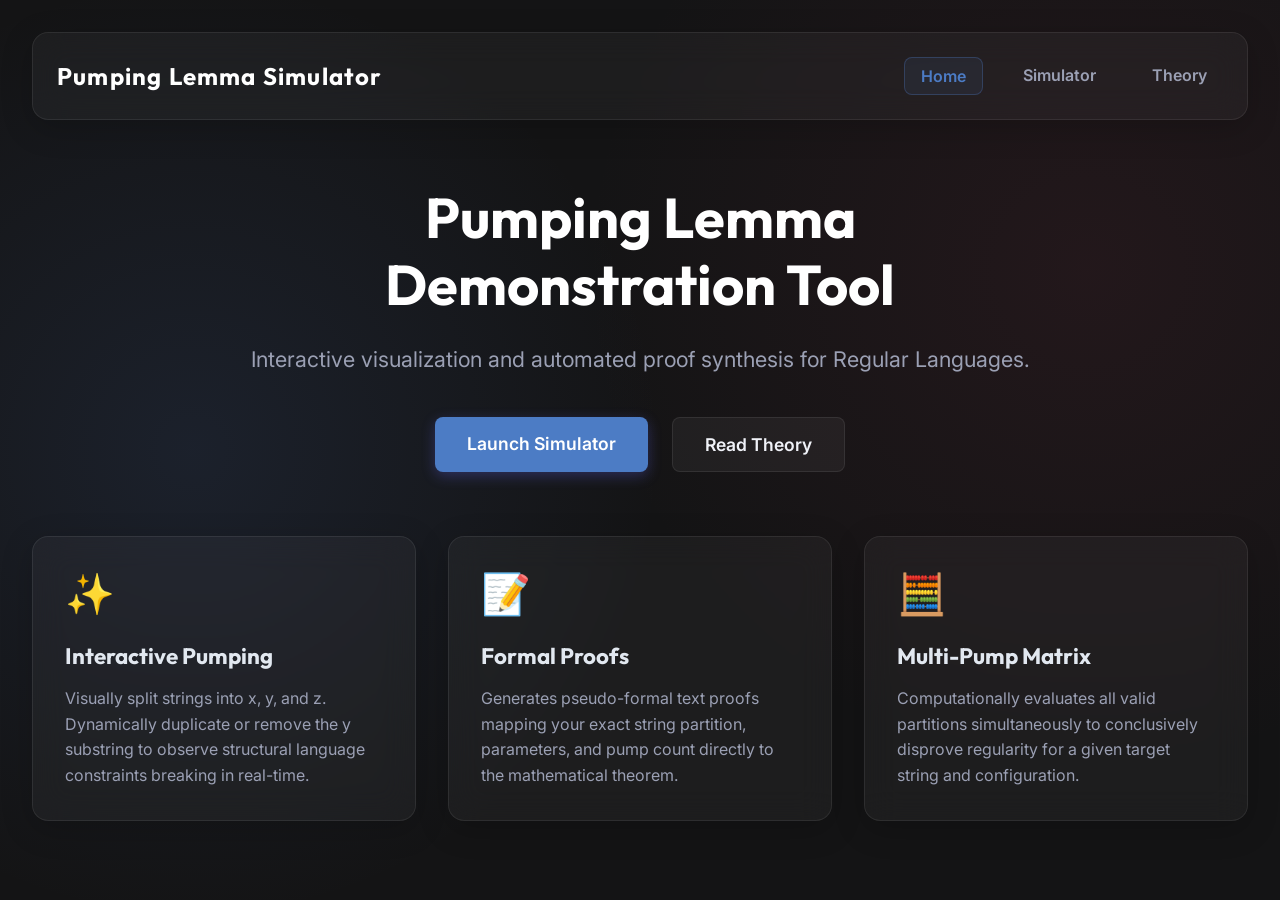
<file: index.html>
<!DOCTYPE html>
<html lang="en">

<head>
  <meta charset="UTF-8">
  <meta name="viewport" content="width=device-width, initial-scale=1.0">
  <title>Pumping Lemma Tool - Home</title>
  <link rel="icon" type="image/png" href="/favicon.png">
  <link rel="preconnect" href="https://fonts.googleapis.com">
  <link rel="preconnect" href="https://fonts.gstatic.com" crossorigin>
  <link
    href="https://fonts.googleapis.com/css2?family=Inter:wght@400;500;600;700&family=Outfit:wght@500;700&display=swap"
    rel="stylesheet">
  <link rel="stylesheet" href="styles.css">
  <meta name="description" content="An interactive simulator for the Pumping Lemma for Regular Languages.">
</head>

<body>
  <nav class="navbar glass-panel">
    <div class="nav-brand">Pumping Lemma Simulator</div>
    <div class="nav-links">
      <a href="index.html" class="nav-link active">Home</a>
      <a href="simulator.html" class="nav-link">Simulator</a>
      <a href="theory.html" class="nav-link">Theory</a>
    </div>
  </nav>

  <div class="app-container hero-container">
    <header class="hero-header">
      <h1>Pumping Lemma Demonstration Tool</h1>
      <p class="hero-subtitle">Interactive visualization and automated proof synthesis for Regular Languages.</p>
      <div class="hero-actions">
        <a href="simulator.html" class="btn btn-primary hero-btn">Launch Simulator</a>
        <a href="theory.html" class="btn btn-secondary hero-btn">Read Theory</a>
      </div>
    </header>

    <section class="features-grid">
      <div class="feature-card glass-panel">
        <div class="feature-icon">✨</div>
        <h3>Interactive Pumping</h3>
        <p>Visually split strings into x, y, and z. Dynamically duplicate or remove the y substring to observe
          structural language constraints breaking in real-time.</p>
      </div>
      <div class="feature-card glass-panel">
        <div class="feature-icon">📝</div>
        <h3>Formal Proofs</h3>
        <p>Generates pseudo-formal text proofs mapping your exact string partition, parameters, and pump count directly
          to the mathematical theorem.</p>
      </div>
      <div class="feature-card glass-panel">
        <div class="feature-icon">🧮</div>
        <h3>Multi-Pump Matrix</h3>
        <p>Computationally evaluates all valid partitions simultaneously to conclusively disprove regularity for a given
          target string and configuration.</p>
      </div>
    </section>
  </div>
  <script src="script.js"></script>
</body>

</html>
</file>
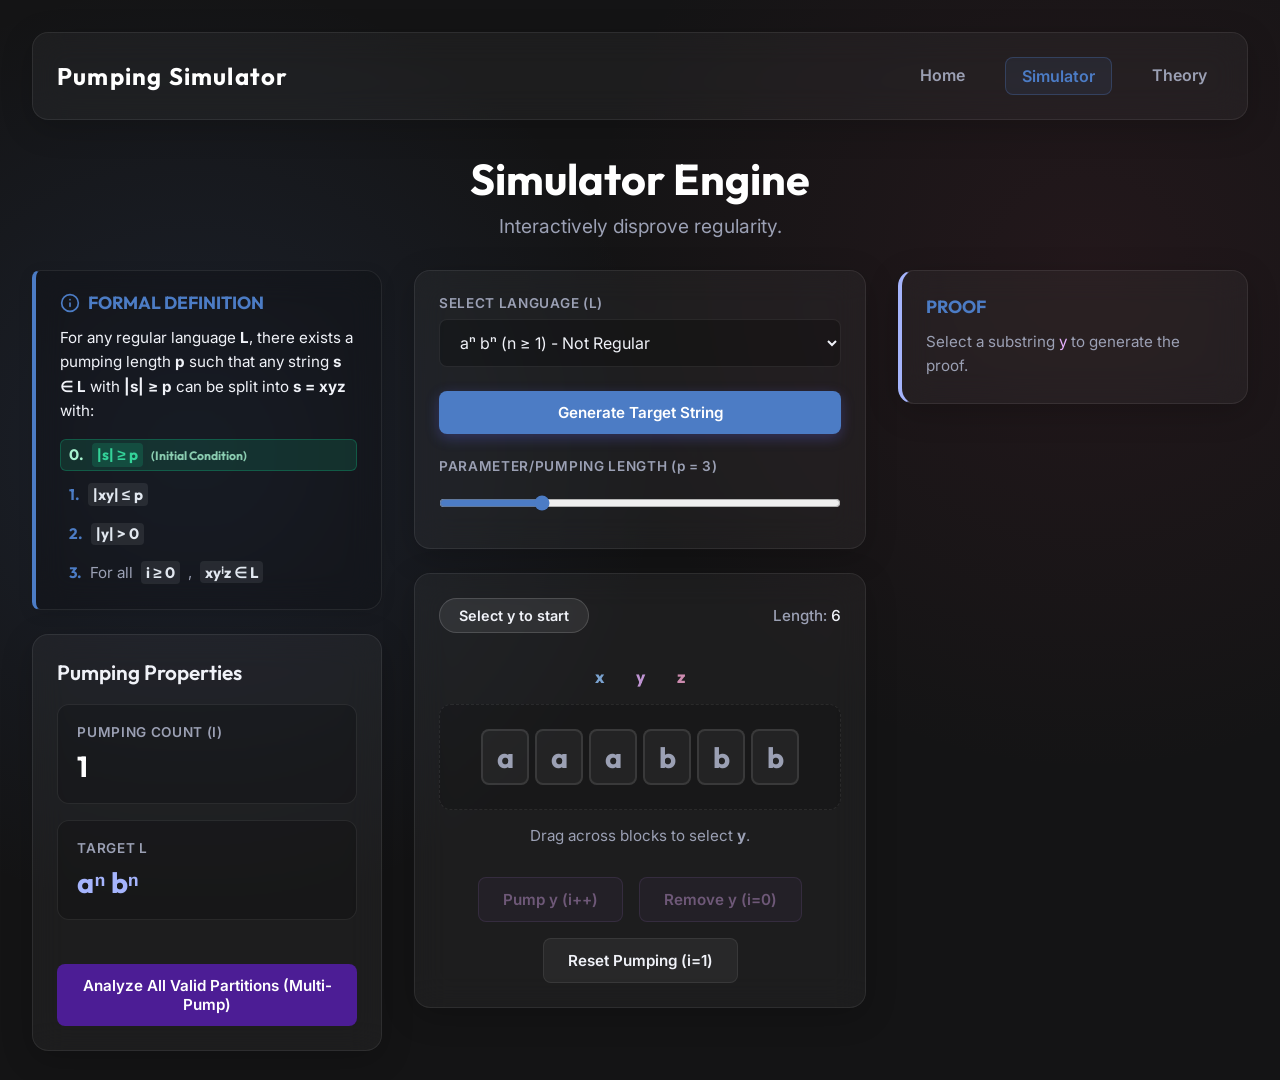
<file: simulator.html>
<!DOCTYPE html>
<html lang="en">

<head>
  <meta charset="UTF-8">
  <meta name="viewport" content="width=device-width, initial-scale=1.0">
  <title>Pumping Lemma Simulator</title>
  <link rel="icon" type="image/png" href="/favicon.png">
  <link rel="preconnect" href="https://fonts.googleapis.com">
  <link rel="preconnect" href="https://fonts.gstatic.com" crossorigin>
  <link
    href="https://fonts.googleapis.com/css2?family=Inter:wght@400;500;600;700&family=Outfit:wght@500;700&display=swap"
    rel="stylesheet">
  <link rel="stylesheet" href="styles.css">
  <meta name="description" content="An interactive simulator for the Pumping Lemma for Regular Languages.">
</head>

<body>
  <nav class="navbar glass-panel">
    <div class="nav-brand">Pumping Simulator</div>
    <div class="nav-links">
      <a href="index.html" class="nav-link">Home</a>
      <a href="simulator.html" class="nav-link active">Simulator</a>
      <a href="theory.html" class="nav-link">Theory</a>
    </div>
  </nav>

  <div class="app-container">
    <header class="header">
      <h1>Simulator Engine</h1>
      <p class="subtitle">Interactively disprove regularity.</p>
    </header>

    <div class="layout-split">
      <aside class="layout-sidebar">
        <div class="theorem-box glass-panel">
          <div class="theorem-header">
            <svg width="20" height="20" viewBox="0 0 24 24" fill="none" stroke="currentColor" stroke-width="2"
              stroke-linecap="round" stroke-linejoin="round">
              <circle cx="12" cy="12" r="10"></circle>
              <line x1="12" y1="16" x2="12" y2="12"></line>
              <line x1="12" y1="8" x2="12.01" y2="8"></line>
            </svg>
            FORMAL DEFINITION
          </div>
          <p class="theorem-text">
            For any regular language <strong>L</strong>, there exists a pumping length <strong>p</strong> such that any
            string <strong>s ∈ L</strong> with <strong>|s| ≥ p</strong> can be split into <strong>s = xyz</strong> with:
          </p>
          <ul class="theorem-conditions">
            <li id="cond0"><span>0.</span> <strong>|s| ≥ p</strong> <span style="font-size:0.8em;opacity:0.8">(Initial
                Condition)</span></li>
            <li id="cond1"><span>1.</span> <strong>|xy| ≤ p</strong></li>
            <li id="cond2"><span>2.</span> <strong>|y| > 0</strong></li>
            <li id="cond3"><span>3.</span> For all <strong>i ≥ 0</strong>, <strong>xyⁱz ∈ L</strong></li>
          </ul>
        </div>

        <section class="info glass-panel">
          <h2>Pumping Properties</h2>
          <div class="logic-stats">
            <div class="stat-box">
              <span class="stat-label"> Pumping Count (i) </span>
              <span class="stat-value" id="pumpCountDisplay">1</span>
            </div>
            <div class="stat-box">
              <span class="stat-label"> Target L </span>
              <span class="stat-value target-lang" id="targetLangDisplay">aⁿ bⁿ</span>
            </div>
          </div>
          <button id="multiPumpBtn" class="btn"
            style="background:#4c1d95; color:white; border:none; margin-top: 1.5rem; width: 100%;">Analyze All Valid
            Partitions (Multi-Pump)</button>
        </section>

      </aside>

      <main class="layout-main">
        <section class="controls glass-panel">
          <div class="controls-left"
            style="display: flex; flex-direction: column; gap: 1.5rem; flex: 1; min-width: 250px;">
            <div class="control-group">
              <label for="languageSelect">SELECT LANGUAGE (L)</label>
              <select id="languageSelect">
                <option value="anbn">aⁿ bⁿ (n ≥ 1) - Not Regular</option>
                <option value="anbm">aⁿ bᵐ (n, m ≥ 1) - Regular</option>
                <option value="anb2n">aⁿ b²ⁿ (n ≥ 1) - Not Regular</option>
                <option value="anb3n">aⁿ b³ⁿ (n ≥ 1) - Not Regular</option>
                <option value="palindrome">Palindromes (w = wᴿ) - Not Regular</option> 
                <option value="customFormal">Custom Formal Formula</option>
                <option value="custom">Custom Regex Pattern</option>
              </select>
            </div>

            <div class="control-group action-group" style="margin-top: auto;">
              <button id="generateBtn" class="btn btn-primary" style="width: 100%;">Generate Target String</button>
            </div>
          </div>

          <div class="controls-right"
            style="display: flex; flex-direction: column; gap: 1.5rem; flex: 1; min-width: 250px;">
            <div class="control-group" id="lengthControl">
              <label for="lengthSlider">PARAMETER/PUMPING LENGTH (p = <span id="lengthValue">3</span>)</label>
              <input type="range" id="lengthSlider" min="1" max="10" value="3">
            </div>

            <div class="control-group" id="lengthControlM" style="display: none;">
              <label for="lengthSliderM">PARAMETER (m = <span id="lengthValueM">2</span>)</label>
              <input type="range" id="lengthSliderM" min="1" max="10" value="2">
            </div>

            <div class="control-group" id="customFormalControl" style="display: none;">
              <label for="customFormalInput">FORMAL FORMULA</label>
              <input type="text" id="customFormalInput" placeholder="e.g. a^n b^(2n)" value="a^n b^(2n)">
              <small class="helper-text">
                Format: <code>char^var</code> or <code>char^(k*var)</code>. Ex: <code>a^n b^(2n)</code>,
                <code>0^n 1^m</code>
              </small>
            </div>

            <div class="control-group" id="customRegexControl" style="display: none;">
              <label for="customRegex">TARGET LANGUAGE (REGEX)</label>
              <input type="text" id="customRegex" placeholder="e.g. (a+b)*a" value="(a+b)*a">
              <small class="helper-text">
                <b>( )</b> group | <b>+</b> or <b>|</b> OR | <b>*</b> 0 or more<br>
                Example: <code style="cursor: pointer;"
                  onclick="document.getElementById('customRegex').value='(a+b)*a'; document.getElementById('customInput').value='aaba'; document.getElementById('customRegex').dispatchEvent(new Event('input'))">(a+b)*a</code>
              </small>
            </div>

            <div class="control-group" id="customControl" style="display: none;">
              <label for="customInput">CUSTOM STRING</label>
              <input type="text" id="customInput" placeholder="e.g. aaba" value="aaba" maxlength="20">
            </div>
          </div>
        </section>

        <section class="simulator glass-panel">
          <div class="status-indicator">
            <div class="status-badge" id="statusBadge">Select y to start</div>
            <div class="string-info">
              Length: <span id="stringLength">0</span>
            </div>
          </div>

          <div class="string-wrapper">
            <div class="string-label">
              <span class="label x-label">x</span>
              <span class="label y-label">y</span>
              <span class="label z-label">z</span>
            </div>
            <div class="string-blocks" id="stringContainer">
              <!-- Blocks will be injected here via JS -->
            </div>
            <p class="instruction-text">Drag across blocks to select <strong>y</strong>.</p>
          </div>

          <div class="actions">
            <button id="pumpBtn" class="btn btn-action y-action" disabled>Pump y (i++)</button>
            <button id="removeBtn" class="btn btn-action y-action" disabled>Remove y (i=0)</button>
            <button id="resetBtn" class="btn btn-secondary">Reset Pumping (i=1)</button>
          </div>

        </section>
      </main>

      <aside class="layout-sidebar">
        <section class="proof-panel glass-panel" style="height: 100%;">
          <div class="theorem-header">PROOF</div>
          <div class="proof-text" id="proofText">
            Select a substring <span class="y-label">y</span> to generate proof.
          </div>
        </section>
      </aside>
    </div>
  </div>
  <div id="multiPumpModal" class="modal-overlay"
    style="display: none; position: fixed; top: 0; left: 0; width: 100%; height: 100%; background: rgba(9, 11, 20, 0.85); z-index: 1000; justify-content: center; align-items: center; backdrop-filter: blur(8px);">
    <div class="modal-content glass-panel"
      style="max-width: 900px; width: 90%; max-height: 85vh; display: flex; flex-direction: column;">
      <div style="display: flex; justify-content: space-between; align-items: center; margin-bottom: 1rem;">
        <h2 style="margin:0; font-size: 1.5rem; color: #e2e8f0; font-family: 'Outfit';">Multi-Pumping Matrix</h2>
        <button id="closeModalBtn"
          style="background:none; border:none; color:white; font-size: 2rem; cursor:pointer; line-height: 1;">&times;</button>
      </div>
      <p style="color: var(--text-secondary); margin-top: 0;">Generating all legal partitions where <strong>|xy| &le;
          p</strong> (p=<span id="matrixPValue"></span>) and <strong>|y| &gt; 0</strong>. Pumping exactly <strong>i =
          <span id="matrixPumpCount"></span></strong> times.<br></p>

      <div
        style="overflow-y: auto; flex: 1; border-radius: 8px; border: 1px solid rgba(255,255,255,0.1); margin-bottom: 1rem;">
        <table class="matrix-table"
          style="width: 100%; border-collapse: collapse; text-align: left; font-family: monospace; font-size: 0.95rem;">
          <thead style="position: sticky; top: 0; z-index: 1;">
            <tr
              style="background: #1e2336; font-family: 'Inter'; font-size: 0.85rem; color: #a5b4fc; text-transform: uppercase;">
              <th style="padding: 12px; border-bottom: 1px solid rgba(255,255,255,0.1);">x</th>
              <th style="padding: 12px; border-bottom: 1px solid rgba(255,255,255,0.1); color: #e8b2ff;">y</th>
              <th style="padding: 12px; border-bottom: 1px solid rgba(255,255,255,0.1);">z</th>
              <th style="padding: 12px; border-bottom: 1px solid rgba(255,255,255,0.1);">Pumped String (s')</th>
              <th style="padding: 12px; text-align: center; border-bottom: 1px solid rgba(255,255,255,0.1);">s' &isin;
                L?</th>
            </tr>
          </thead>
          <tbody id="matrixBody">
          </tbody>
        </table>
      </div>

      <div id="matrixConclusion"
        style="padding: 1rem; background: rgba(0,0,0,0.3); border-radius: 8px; font-weight: bold; font-size: 1.1rem; text-align: center; border: 1px solid transparent;">
      </div>
    </div>
  </div>

  <script src="script.js"></script>
</body>

</html>
</file>
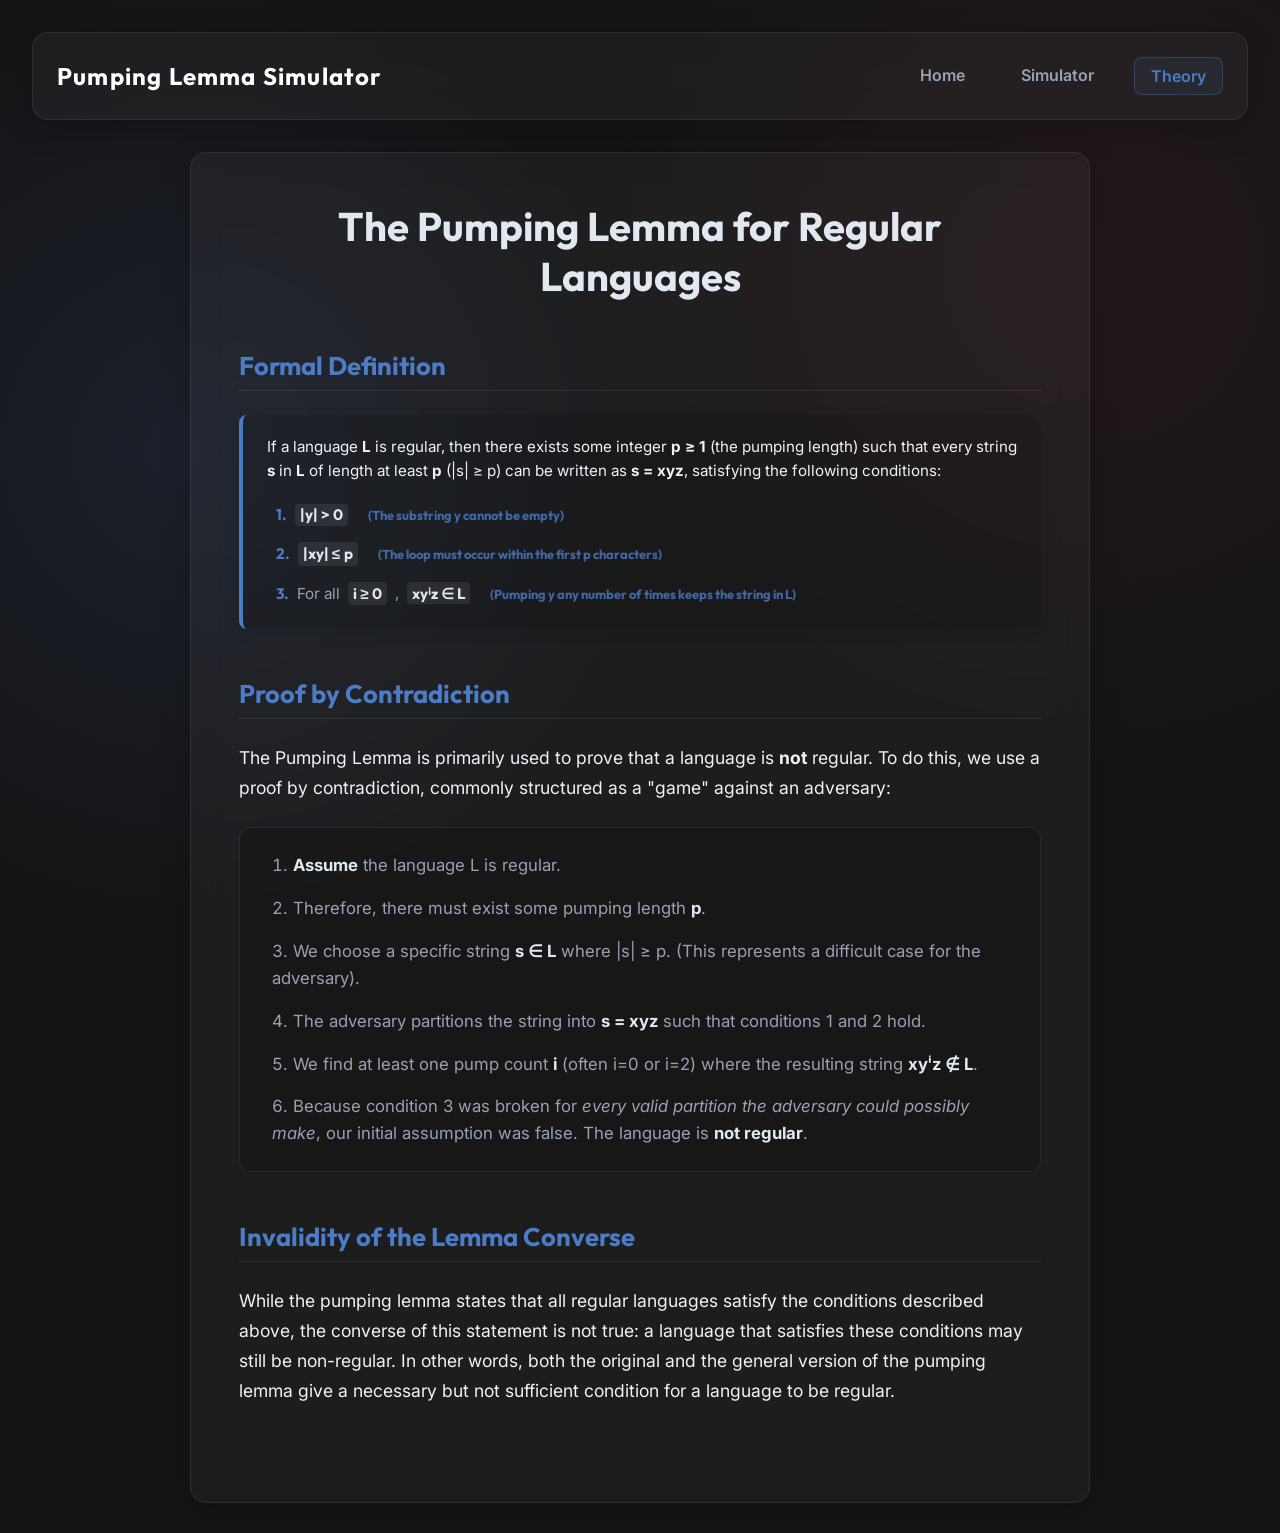
<file: theory.html>
<!DOCTYPE html>
<html lang="en">
<head>
  <meta charset="UTF-8">
  <meta name="viewport" content="width=device-width, initial-scale=1.0">
  <title>Pumping Lemma Tool - Theory</title>
  <link rel="icon" type="image/png" href="/favicon.png">
  <link rel="preconnect" href="https://fonts.googleapis.com">
  <link rel="preconnect" href="https://fonts.gstatic.com" crossorigin>
  <link href="https://fonts.googleapis.com/css2?family=Inter:wght@400;500;600;700&family=Outfit:wght@500;700&display=swap" rel="stylesheet">
  <link rel="stylesheet" href="styles.css">
</head>
<body>
  <nav class="navbar glass-panel">
    <div class="nav-brand">Pumping Lemma Simulator</div>
    <div class="nav-links">
      <a href="index.html" class="nav-link">Home</a>
      <a href="simulator.html" class="nav-link">Simulator</a>
      <a href="theory.html" class="nav-link active">Theory</a>
    </div>
  </nav>

  <div class="app-container theory-container">
    <article class="theory-content glass-panel">
      <h1 class="theory-title">The Pumping Lemma for Regular Languages</h1>
      
      <section class="theory-section">
        <h2>Formal Definition</h2>
        <div class="theorem-box inset-box" style="margin-top: 1rem; margin-bottom: 2rem;">
          <p class="theorem-text">
            If a language <strong>L</strong> is regular, then there exists some integer <strong>p ≥ 1</strong> (the pumping length) such that every string <strong>s</strong> in <strong>L</strong> of length at least <strong>p</strong> (|s| ≥ p) can be written as <strong>s = xyz</strong>, satisfying the following conditions:
          </p>
          <ul class="theorem-conditions">
             <li><span>1.</span> <strong>|y| > 0</strong> &nbsp; <span style="font-size:0.85em; opacity:0.8">(The substring y cannot be empty)</span></li>
             <li><span>2.</span> <strong>|xy| ≤ p</strong> &nbsp; <span style="font-size:0.85em; opacity:0.8">(The loop must occur within the first p characters)</span></li>
             <li><span>3.</span> For all <strong>i ≥ 0</strong>, <strong>xyⁱz ∈ L</strong> &nbsp; <span style="font-size:0.85em; opacity:0.8">(Pumping y any number of times keeps the string in L)</span></li>
          </ul>
        </div>
      </section>

      <section class="theory-section">
        <h2>Proof by Contradiction</h2>
        <p class="theory-body-text">The Pumping Lemma is primarily used to prove that a language is <strong>not</strong> regular. To do this, we use a proof by contradiction, commonly structured as a "game" against an adversary:</p>
        <ol class="proof-steps" style="margin-top: 1rem;">
          <li><strong>Assume</strong> the language L is regular.</li>
          <li>Therefore, there must exist some pumping length <strong>p</strong>.</li>
          <li>We choose a specific string <strong>s ∈ L</strong> where |s| ≥ p. (This represents a difficult case for the adversary).</li>
          <li>The adversary partitions the string into <strong>s = xyz</strong> such that conditions 1 and 2 hold.</li>
          <li>We find at least one pump count <strong>i</strong> (often i=0 or i=2) where the resulting string <strong>xyⁱz ∉ L</strong>.</li>
          <li>Because condition 3 was broken for <em>every valid partition the adversary could possibly make</em>, our initial assumption was false. The language is <strong>not regular</strong>.</li>
        </ol>
      </section>

      <section class="theory-section">
        <h2>Invalidity of the Lemma Converse</h2>
        <p class="theory-body-text">
          While the pumping lemma states that all regular languages satisfy the conditions described above, the converse of this statement is not true: a language that satisfies these conditions may still be non-regular. In other words, both the original and the general version of the pumping lemma give a necessary but not sufficient condition for a language to be regular.
        </p>
      </section>

    </article>
  </div>
  <script src="script.js"></script>
</body>
</html>
</file>
<file: styles.css>
:root {
  --bg-color: #141415;
  --panel-bg: rgba(255, 255, 255, 0.04);
  --panel-border: rgba(255, 255, 255, 0.08);
  --text-primary: #f0f2f8;
  --text-secondary: #9ba0b4;
  --primary-color: #4c7cc5;
  --primary-hover: #467be5;
  --accent-blue: #2f6bcd;
  /* x */
  --accent-purple: #9e62db;
  /* y */
  --accent-pink: #851d21;
  /* z */
  --success: #077550;
  --error: #ef4444;
  --block-bg: rgba(255, 255, 255, 0.05);
  --block-border: rgba(255, 255, 255, 0.1);
}

* {
  margin: 0;
  padding: 0;
  box-sizing: border-box;
}

body {
  font-family: 'Inter', sans-serif;
  background-color: var(--bg-color);
  background-image:
    radial-gradient(circle at 15% 50%, rgba(81, 125, 207, 0.12) 0%, transparent 40%),
    radial-gradient(circle at 85% 30%, rgba(141, 49, 71, 0.12) 0%, transparent 40%);
  background-attachment: fixed;
  color: var(--text-primary);
  min-height: 100vh;
  display: flex;
  flex-direction: column;
  justify-content: flex-start;
  align-items: center;
  padding: 2rem;
  gap: 2rem;
}

h1,
h2,
h3 {
  font-family: 'Outfit', sans-serif;
}

/* NAVBAR */
.navbar {
  width: 100%;
  max-width: 1400px;
  display: flex;
  justify-content: space-between;
  align-items: center;
  padding: 1rem 2rem;
  box-sizing: border-box;
}

.nav-brand {
  font-family: 'Outfit', sans-serif;
  font-weight: 700;
  font-size: 1.5rem;
  background: #FFFFFF;
  -webkit-background-clip: text;
  -webkit-text-fill-color: transparent;
  letter-spacing: 0.05em;
}

.nav-links {
  display: flex;
  gap: 1.5rem;
}

.nav-link {
  color: var(--text-secondary);
  text-decoration: none;
  font-weight: 600;
  font-size: 1rem;
  transition: all 0.2s ease;
  padding: 0.5rem 1rem;
  border-radius: 8px;
}

.nav-link:hover {
  color: var(--text-primary);
  background: rgba(255, 255, 255, 0.05);
}

.nav-link.active {
  color: var(--primary-color);
  background: rgba(76, 124, 197, 0.1);
  border: 1px solid rgba(76, 124, 197, 0.3);
}

.app-container {
  width: 100%;
  max-width: 1400px;
  display: flex;
  flex-direction: column;
  gap: 2rem;
}

.layout-split {
  display: flex;
  gap: 2rem;
  align-items: flex-start;
  width: 100%;
}

@media (max-width: 900px) {
  .layout-split {
    flex-direction: column;
  }
}

.layout-sidebar {
  flex: 0 0 350px;
  display: flex;
  flex-direction: column;
  gap: 1.5rem;
}

.layout-main {
  flex: 1;
  display: flex;
  flex-direction: column;
  gap: 1.5rem;
  min-width: 0;
}

.header {
  text-align: center;
}

.header h1 {
  font-size: 2.7rem;
  font-weight: 700;
  background: #FFFFFF;
  -webkit-background-clip: text;
  -webkit-text-fill-color: transparent;
  margin-bottom: 0.5rem;
}

.subtitle {
  color: var(--text-secondary);
  font-size: 1.2rem;
}

.glass-panel {
  background: var(--panel-bg);
  border: 1px solid var(--panel-border);
  border-radius: 16px;
  padding: 1.5rem;
  backdrop-filter: blur(16px);
  -webkit-backdrop-filter: blur(16px);
  box-shadow: 0 8px 32px rgba(0, 0, 0, 0.2);
}

.controls {
  display: flex;
  flex-wrap: wrap;
  align-items: flex-start;
  gap: 1.5rem;
}

.control-group {
  display: flex;
  flex-direction: column;
  gap: 0.5rem;
  flex: 1;
  min-width: 200px;
}

label {
  font-size: 0.85rem;
  font-weight: 600;
  color: var(--text-secondary);
  letter-spacing: 0.05em;
}

select,
input[type="range"],
input[type="text"] {
  width: 100%;
  padding: 0.75rem 1rem;
  background: rgba(0, 0, 0, 0.25);
  border: 1px solid var(--panel-border);
  border-radius: 8px;
  color: var(--text-primary);
  font-family: 'Inter', sans-serif;
  font-size: 1rem;
  outline: none;
  transition: border-color 0.2s;
}

.helper-text {
  font-size: 0.75rem;
  color: var(--text-secondary);
  line-height: 1.4;
}

.helper-text code {
  background: rgba(0, 0, 0, 0.3);
  padding: 0.1rem 0.3rem;
  border-radius: 4px;
  color: #a5b4fc;
}

select,
input[type="range"] {
  cursor: pointer;
}

select:focus,
input[type="text"]:focus {
  border-color: var(--primary-color);
}

input[type="range"] {
  accent-color: var(--primary-color);
}

.btn {
  padding: 0.75rem 1.5rem;
  border-radius: 8px;
  font-weight: 600;
  font-size: 0.95rem;
  cursor: pointer;
  border: none;
  transition: all 0.2s ease;
  font-family: 'Inter', sans-serif;
}

.btn:disabled {
  opacity: 0.4;
  cursor: not-allowed;
  transform: none !important;
}

.btn-primary {
  background: var(--primary-color);
  color: white;
  box-shadow: 0 4px 14px rgba(99, 102, 241, 0.3);
}

.btn-primary:hover:not(:disabled) {
  background: var(--primary-hover);
  transform: translateY(-2px);
  box-shadow: 0 6px 20px rgba(99, 102, 241, 0.4);
}

.btn-secondary {
  background: rgba(255, 255, 255, 0.05);
  color: var(--text-primary);
  border: 1px solid var(--panel-border);
}

.btn-secondary:hover:not(:disabled) {
  background: rgba(255, 255, 255, 0.1);
  transform: translateY(-2px);
}

.btn-action {
  background: rgba(192, 132, 252, 0.1);
  color: #e8b2ff;
  border: 1px solid rgba(192, 132, 252, 0.3);
}

.btn-action:hover:not(:disabled) {
  background: rgba(192, 132, 252, 0.2);
  transform: translateY(-2px);
}

.simulator {
  display: flex;
  flex-direction: column;
  gap: 2rem;
  align-items: center;
}

.status-indicator {
  width: 100%;
  display: flex;
  justify-content: space-between;
  align-items: center;
}

.status-badge {
  padding: 0.5rem 1.2rem;
  border-radius: 20px;
  font-weight: 600;
  font-size: 0.9rem;
  background: rgba(255, 255, 255, 0.08);
  border: 1px solid rgba(255, 255, 255, 0.15);
  transition: all 0.3s ease;
}

.status-badge.success {
  background: rgba(16, 185, 129, 0.15);
  border-color: var(--success);
  color: #34d399;
}

.status-badge.error {
  background: rgba(239, 68, 68, 0.15);
  border-color: var(--error);
  color: #fca5a5;
  animation: pulse-error 2s infinite;
}

@keyframes pulse-error {
  0% {
    box-shadow: 0 0 0 0 rgba(239, 68, 68, 0.3);
  }

  70% {
    box-shadow: 0 0 0 8px rgba(239, 68, 68, 0);
  }

  100% {
    box-shadow: 0 0 0 0 rgba(239, 68, 68, 0);
  }
}

.string-info {
  color: var(--text-secondary);
  font-variant-numeric: tabular-nums;
  font-weight: 500;
  font-size: 0.95rem;
}

#stringLength {
  color: var(--text-primary);
}

.string-wrapper {
  display: flex;
  flex-direction: column;
  align-items: center;
  gap: 1rem;
  width: 100%;
}

.string-label {
  display: flex;
  gap: 2rem;
  font-family: 'Outfit', sans-serif;
  font-weight: 700;
  font-size: 1.1rem;
  opacity: 0.8;
}

.x-label {
  color: #93c5fd;
}

.y-label {
  color: #e8b2ff;
}

.z-label {
  color: #f9a8d4;
}

.string-blocks {
  display: flex;
  flex-wrap: wrap;
  gap: 6px;
  justify-content: center;
  align-content: center;
  padding: 1.5rem;
  min-height: 100px;
  width: 100%;
  background: rgba(0, 0, 0, 0.15);
  border-radius: 12px;
  border: 1px dashed var(--panel-border);
  user-select: none;
}

.char-block {
  width: 48px;
  height: 56px;
  display: flex;
  align-items: center;
  justify-content: center;
  font-size: 1.8rem;
  font-family: 'Outfit', monospace;
  font-weight: 700;
  background: var(--block-bg);
  border: 2px solid var(--block-border);
  border-radius: 8px;
  cursor: pointer;
  transition: all 0.2s ease, transform 0.1s;
  position: relative;
  color: var(--text-secondary);
}

.char-block:active {
  transform: scale(0.95);
}

.char-block:hover {
  background: rgba(255, 255, 255, 0.1);
  border-color: rgba(255, 255, 255, 0.3);
}

.char-block.x-part {
  border-color: var(--accent-blue);
  box-shadow: 0 0 12px rgba(59, 130, 246, 0.2);
  color: #93c5fd;
  background: rgba(59, 130, 246, 0.1);
}

.char-block.x-part:hover {
  background: rgba(59, 130, 246, 0.2);
}

.char-block.y-part {
  border-color: var(--accent-purple);
  box-shadow: 0 0 15px rgba(192, 132, 252, 0.3);
  background: rgba(192, 132, 252, 0.15);
  color: #e8b2ff;
  transform: translateY(-3px);
  z-index: 10;
}

.char-block.y-part:hover {
  background: rgba(192, 132, 252, 0.25);
}

.char-block.z-part {
  border-color: var(--accent-pink);
  box-shadow: 0 0 12px rgba(236, 72, 153, 0.2);
  color: #f9a8d4;
  background: rgba(236, 72, 153, 0.1);
}

.char-block.z-part:hover {
  background: rgba(236, 72, 153, 0.2);
}

.char-block.y-pumped {
  border-style: dashed;
  opacity: 0.9;
  animation: pop-in 0.3s cubic-bezier(0.175, 0.885, 0.32, 1.275) forwards;
}

@keyframes pop-in {
  0% {
    transform: scale(0.5) translateY(10px);
    opacity: 0;
  }

  100% {
    transform: scale(1) translateY(-3px);
    opacity: 0.9;
  }
}

.instruction-text {
  font-size: 0.95rem;
  color: var(--text-secondary);
}

.actions {
  display: flex;
  gap: 1rem;
  flex-wrap: wrap;
  justify-content: center;
}

.info {
  display: flex;
  flex-direction: column;
  gap: 1.2rem;
}

.info h2 {
  font-size: 1.3rem;
  color: var(--text-primary);
  font-weight: 600;
}

.logic-stats {
  display: grid;
  grid-template-columns: repeat(auto-fit, minmax(200px, 1fr));
  gap: 1rem;
}

.stat-box {
  background: rgba(0, 0, 0, 0.2);
  border: 1px solid var(--panel-border);
  padding: 1.2rem;
  border-radius: 12px;
  display: flex;
  flex-direction: column;
  align-items: flex-start;
  gap: 0.5rem;
}

.stat-label {
  font-size: 0.85rem;
  color: var(--text-secondary);
  text-transform: uppercase;
  letter-spacing: 0.05em;
  font-weight: 600;
}

.stat-value {
  font-size: 1.8rem;
  font-family: 'Outfit', sans-serif;
  font-weight: 700;
  color: white;
}

.target-lang {
  color: #a5b4fc;
}

/* Scrollbar styling for block container */
.string-blocks::-webkit-scrollbar {
  height: 8px;
}

.string-blocks::-webkit-scrollbar-track {
  background: rgba(0, 0, 0, 0.1);
  border-radius: 4px;
}

.string-blocks::-webkit-scrollbar-thumb {
  background: rgba(255, 255, 255, 0.2);
  border-radius: 4px;
}

/* Formal Definition / Theorem Box Styling */
.theorem-box {
  margin: 0;
  width: 100%;
  text-align: left;
  padding: 1.25rem 1.5rem;
  background: rgba(0, 0, 0, 0.15);
  border-left: 4px solid var(--primary-color);
  border-radius: 8px 16px 16px 8px;
  box-shadow: 0 4px 15px rgba(0, 0, 0, 0.1);
}

.theorem-header {
  display: flex;
  align-items: center;
  gap: 0.5rem;
  font-family: 'Outfit', sans-serif;
  font-weight: 700;
  color: var(--primary-color);
  margin-bottom: 0.75rem;
  font-size: 1.1rem;
}

.theorem-text {
  font-size: 0.95rem;
  color: var(--text-primary);
  line-height: 1.6;
  margin-bottom: 1rem;
}

.theorem-conditions {
  list-style: none;
  display: flex;
  flex-direction: column;
  gap: 0.5rem;
}

.theorem-conditions li {
  font-size: 0.95rem;
  color: var(--text-secondary);
  display: flex;
  align-items: baseline;
  gap: 0.5rem;
  transition: all 0.3s ease;
  padding: 0.2rem 0.5rem;
  border-radius: 6px;
  border: 1px solid transparent;
}

.theorem-conditions li span {
  color: var(--primary-color);
  font-weight: 700;
  font-family: 'Outfit', sans-serif;
}

.theorem-conditions strong {
  color: #e2e8f0;
  font-family: 'Outfit', monospace;
  background: rgba(255, 255, 255, 0.08);
  padding: 0.1rem 0.3rem;
  border-radius: 4px;
}

/* Interactive Feedback Styles */
.theorem-conditions li.condition-pass {
  background: rgba(16, 185, 129, 0.15);
  border-color: rgba(16, 185, 129, 0.3);
  color: #34d399;
}

.theorem-conditions li.condition-pass span {
  color: #a7f3d0;
}

.theorem-conditions li.condition-pass strong {
  color: #34d399;
  background: rgba(16, 185, 129, 0.2);
}

.theorem-conditions li.condition-fail {
  background: rgba(239, 68, 68, 0.15);
  border-color: rgba(239, 68, 68, 0.3);
  color: #fca5a5;
}

.theorem-conditions li.condition-fail span {
  color: #fecaca;
}

.theorem-conditions li.condition-fail strong {
  color: #fca5a5;
  background: rgba(239, 68, 68, 0.2);
}

/* Proof Box Styles */
.proof-panel {
  margin-top: 0;
  border-left: 4px solid #a5b4fc;
}

.proof-text {
  font-size: 0.95rem;
  color: var(--text-secondary);
  line-height: 1.6;
}

.proof-text-active {
  color: var(--text-primary);
}

.proof-var {
  font-family: 'Outfit', monospace;
  font-weight: 700;
  padding: 0.1rem 0.3rem;
  border-radius: 4px;
  background: rgba(255, 255, 255, 0.08);
  color: #e2e8f0;
}

.proof-string {
  font-family: monospace;
  color: #93c5fd;
  word-break: break-word;
}

/* DFA SVG Styles */
.dfa-visualization {
  margin-top: 1rem;
  width: 100%;
}

.dfa-container {
  display: flex;
  justify-content: center;
  align-items: center;
  background: rgba(0, 0, 0, 0.2);
  border-radius: 12px;
  padding: 1rem;
  border: 1px solid var(--panel-border);
}

.dfa-node, .dfa-edge {
  transition: all 0.3s ease;
}

.dfa-node.active-x {
  fill: #1e3a8a;
  stroke: #93c5fd;
  filter: drop-shadow(0 0 8px rgba(147, 197, 253, 0.8));
}

.dfa-edge.active-x {
  stroke: #93c5fd;
}

.dfa-node.active-y {
  fill: #4c1d95;
  stroke: #e8b2ff;
  filter: drop-shadow(0 0 12px rgba(232, 178, 255, 0.9));
  transform-box: fill-box;
  transform-origin: center;
  animation: node-pulse-y 0.5s ease-in-out forwards;
}

.dfa-edge.active-y {
  stroke: #e8b2ff;
}

.dfa-node.active-z {
  fill: #831843;
  stroke: #f9a8d4;
  filter: drop-shadow(0 0 8px rgba(249, 168, 212, 0.8));
}

.dfa-edge.active-z {
  stroke: #f9a8d4;
}

@keyframes node-pulse-y {
  0% { transform: scale(1); }
  50% { transform: scale(1.3); }
  100% { transform: scale(1); }
}

/* HOME PAGE STYLES */
.hero-container {
  display: flex;
  flex-direction: column;
  align-items: center;
  gap: 4rem;
  padding-top: 2rem;
  flex: 1;
}

.hero-header {
  text-align: center;
  max-width: 800px;
}

.hero-header h1 {
  font-size: 3.5rem;
  font-weight: 700;
  background: #FFFFFF;
  -webkit-background-clip: text;
  -webkit-text-fill-color: transparent;
  margin-bottom: 1.5rem;
  line-height: 1.2;
}

.hero-subtitle {
  color: var(--text-secondary);
  font-size: 1.35rem;
  margin-bottom: 2.5rem;
  line-height: 1.6;
}

.hero-actions {
  display: flex;
  gap: 1.5rem;
  justify-content: center;
}

.hero-btn {
  font-size: 1.1rem;
  padding: 1rem 2rem;
  text-decoration: none;
}

.features-grid {
  display: grid;
  grid-template-columns: repeat(auto-fit, minmax(300px, 1fr));
  gap: 2rem;
  width: 100%;
}

.feature-card {
  display: flex;
  flex-direction: column;
  gap: 1rem;
  padding: 2rem;
  transition: transform 0.3s ease, background 0.3s ease;
}

.feature-card:hover {
  transform: translateY(-5px);
  background: rgba(255, 255, 255, 0.08);
}

.feature-icon {
  font-size: 2.5rem;
  margin-bottom: 0.5rem;
}

.feature-card h3 {
  font-size: 1.4rem;
  color: #e2e8f0;
}

.feature-card p {
  color: var(--text-secondary);
  line-height: 1.6;
  font-size: 1rem;
}

/* THEORY PAGE STYLES */
.theory-container {
  align-items: center;
  flex: 1;
}

.theory-content {
  width: 100%;
  max-width: 900px;
  padding: 3rem;
  margin: 0 auto;
}

.theory-title {
  text-align: center;
  font-size: 2.5rem;
  margin-bottom: 3rem;
  color: #e2e8f0;
}

.theory-section {
  margin-bottom: 3rem;
}

.theory-section h2 {
  font-size: 1.6rem;
  color: var(--primary-color);
  margin-bottom: 1.5rem;
  padding-bottom: 0.5rem;
  border-bottom: 1px solid var(--panel-border);
}

.theory-body-text {
  font-size: 1.1rem;
  line-height: 1.7;
  color: var(--text-primary);
  margin-bottom: 1.5rem;
}

.proof-steps {
  list-style-position: inside;
  display: flex;
  flex-direction: column;
  gap: 1rem;
  font-size: 1.05rem;
  color: var(--text-secondary);
  line-height: 1.6;
  background: rgba(0, 0, 0, 0.2);
  padding: 1.5rem 2rem;
  border-radius: 12px;
  border: 1px solid var(--panel-border);
}

.proof-steps li {
  margin-left: 0;
}

.proof-steps strong {
  color: #e2e8f0;
}
</file>
